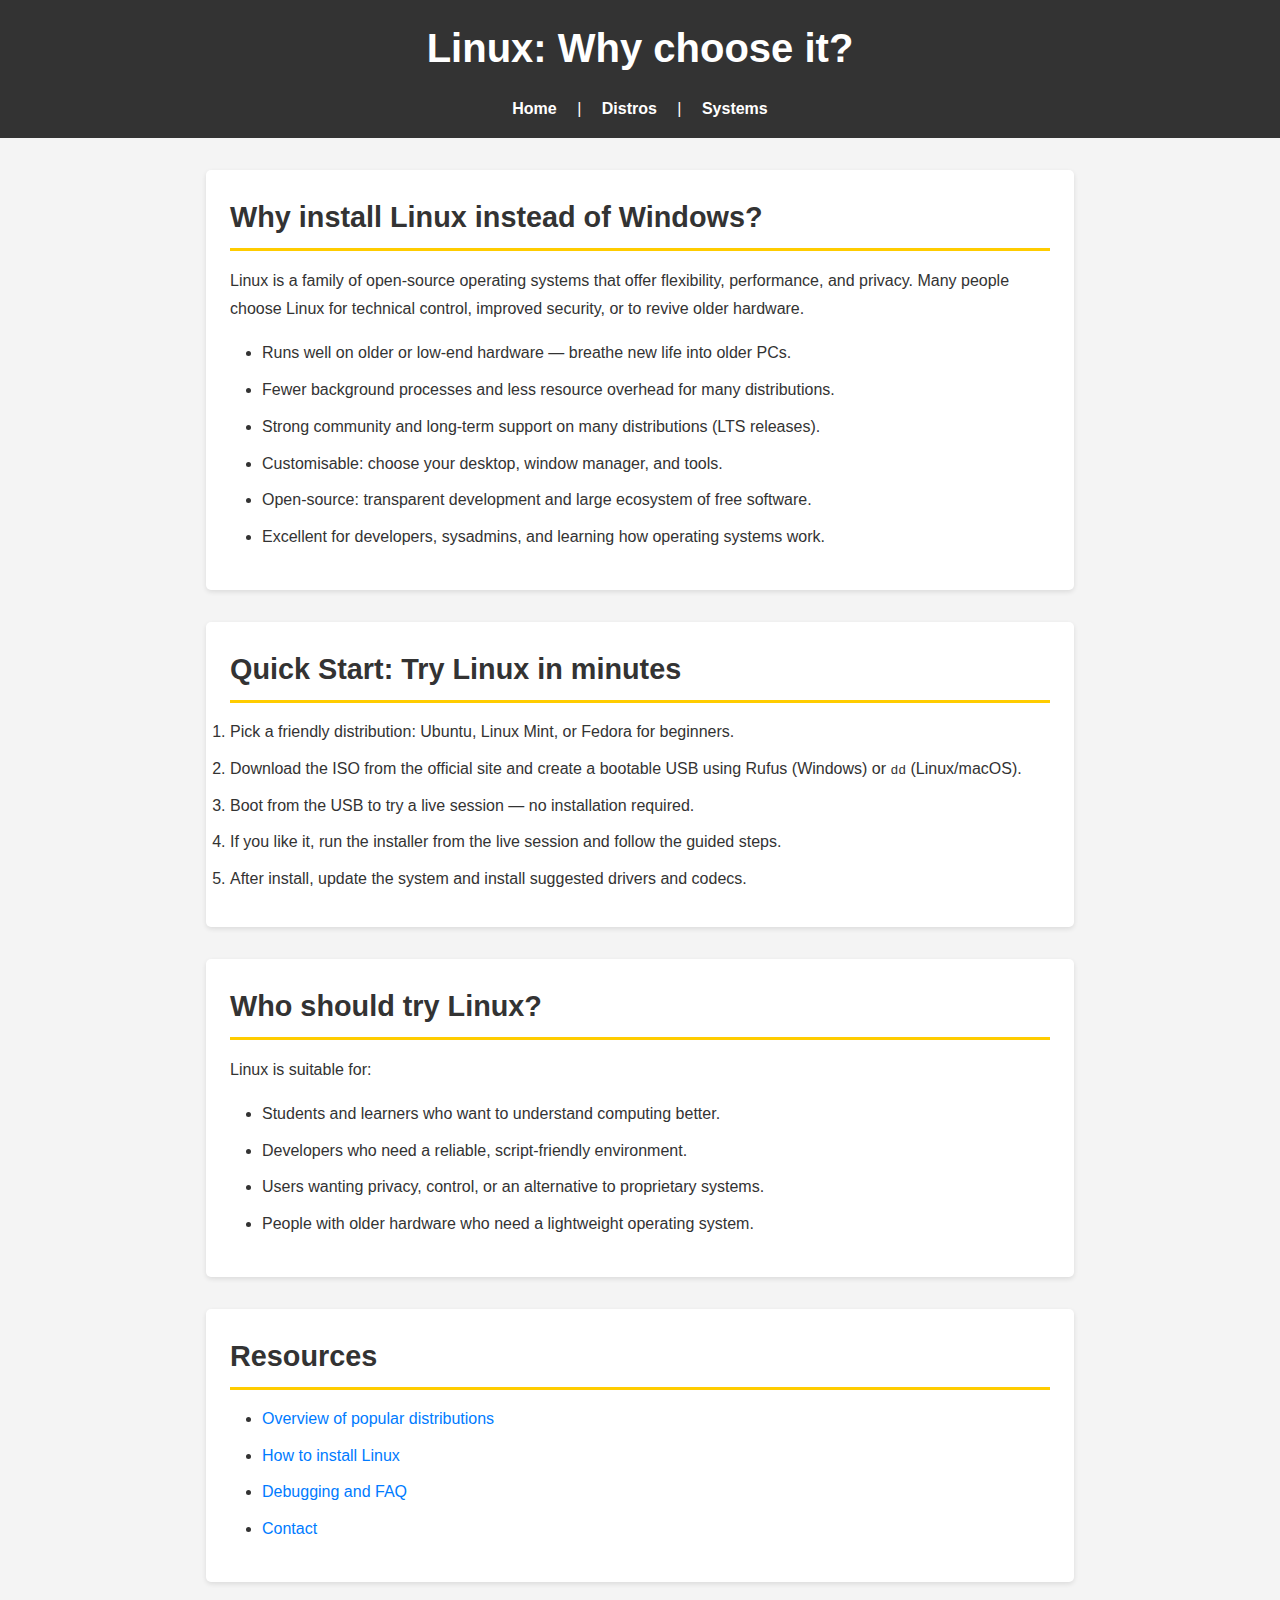
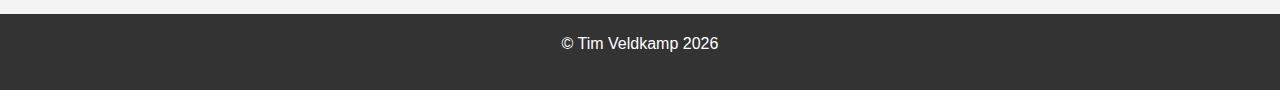
<file: index.html>
<!DOCTYPE html>
<html>
    <head>
        <meta charset="utf-8">
        <title>Home | Linux</title>
        <link rel="stylesheet" href="styles/index.css">
    </head>
    <body>
        <header>
            <h1>Linux: Why choose it?</h1>
            <nav>
                <a href="index.html">Home</a> |
                <a href="distros.html">Distros</a> |
                <a href="systems.html">Systems</a>
            </nav>
        </header>

        <main>
            <section>
                <h2>Why install Linux instead of Windows?</h2>
                <p>Linux is a family of open-source operating systems that offer flexibility, performance, and privacy. Many people choose Linux for technical control, improved security, or to revive older hardware.</p>
                <ul>
                    <li>Runs well on older or low-end hardware — breathe new life into older PCs.</li>
                    <li>Fewer background processes and less resource overhead for many distributions.</li>
                    <li>Strong community and long-term support on many distributions (LTS releases).</li>
                    <li>Customisable: choose your desktop, window manager, and tools.</li>
                    <li>Open-source: transparent development and large ecosystem of free software.</li>
                    <li>Excellent for developers, sysadmins, and learning how operating systems work.</li>
                </ul>
            </section>

            <section>
                <h2>Quick Start: Try Linux in minutes</h2>
                <ol>
                    <li>Pick a friendly distribution: Ubuntu, Linux Mint, or Fedora for beginners.</li>
                    <li>Download the ISO from the official site and create a bootable USB using Rufus (Windows) or <code>dd</code> (Linux/macOS).</li>
                    <li>Boot from the USB to try a live session — no installation required.</li>
                    <li>If you like it, run the installer from the live session and follow the guided steps.</li>
                    <li>After install, update the system and install suggested drivers and codecs.</li>
                </ol>
            </section>

            <section>
                <h2>Who should try Linux?</h2>
                <p>Linux is suitable for:</p>
                <ul>
                    <li>Students and learners who want to understand computing better.</li>
                    <li>Developers who need a reliable, script-friendly environment.</li>
                    <li>Users wanting privacy, control, or an alternative to proprietary systems.</li>
                    <li>People with older hardware who need a lightweight operating system.</li>
                </ul>
            </section>

            <section>
                <h2>Resources</h2>
                <ul>
                    <li><a href="distros.html">Overview of popular distributions</a></li>
                    <li><a href="installing.html">How to install Linux</a></li>
                    <li><a href="debugging.html">Debugging and FAQ</a></li>
                    <li><a href="contact.html">Contact</a></li>
                </ul>
            </section>
        </main>

        <footer>
            <p>&copy; Tim Veldkamp <span id="demo"></span></p>
        </footer>
        <script src="js/year.js"></script>
    </body>
</html>
</file>
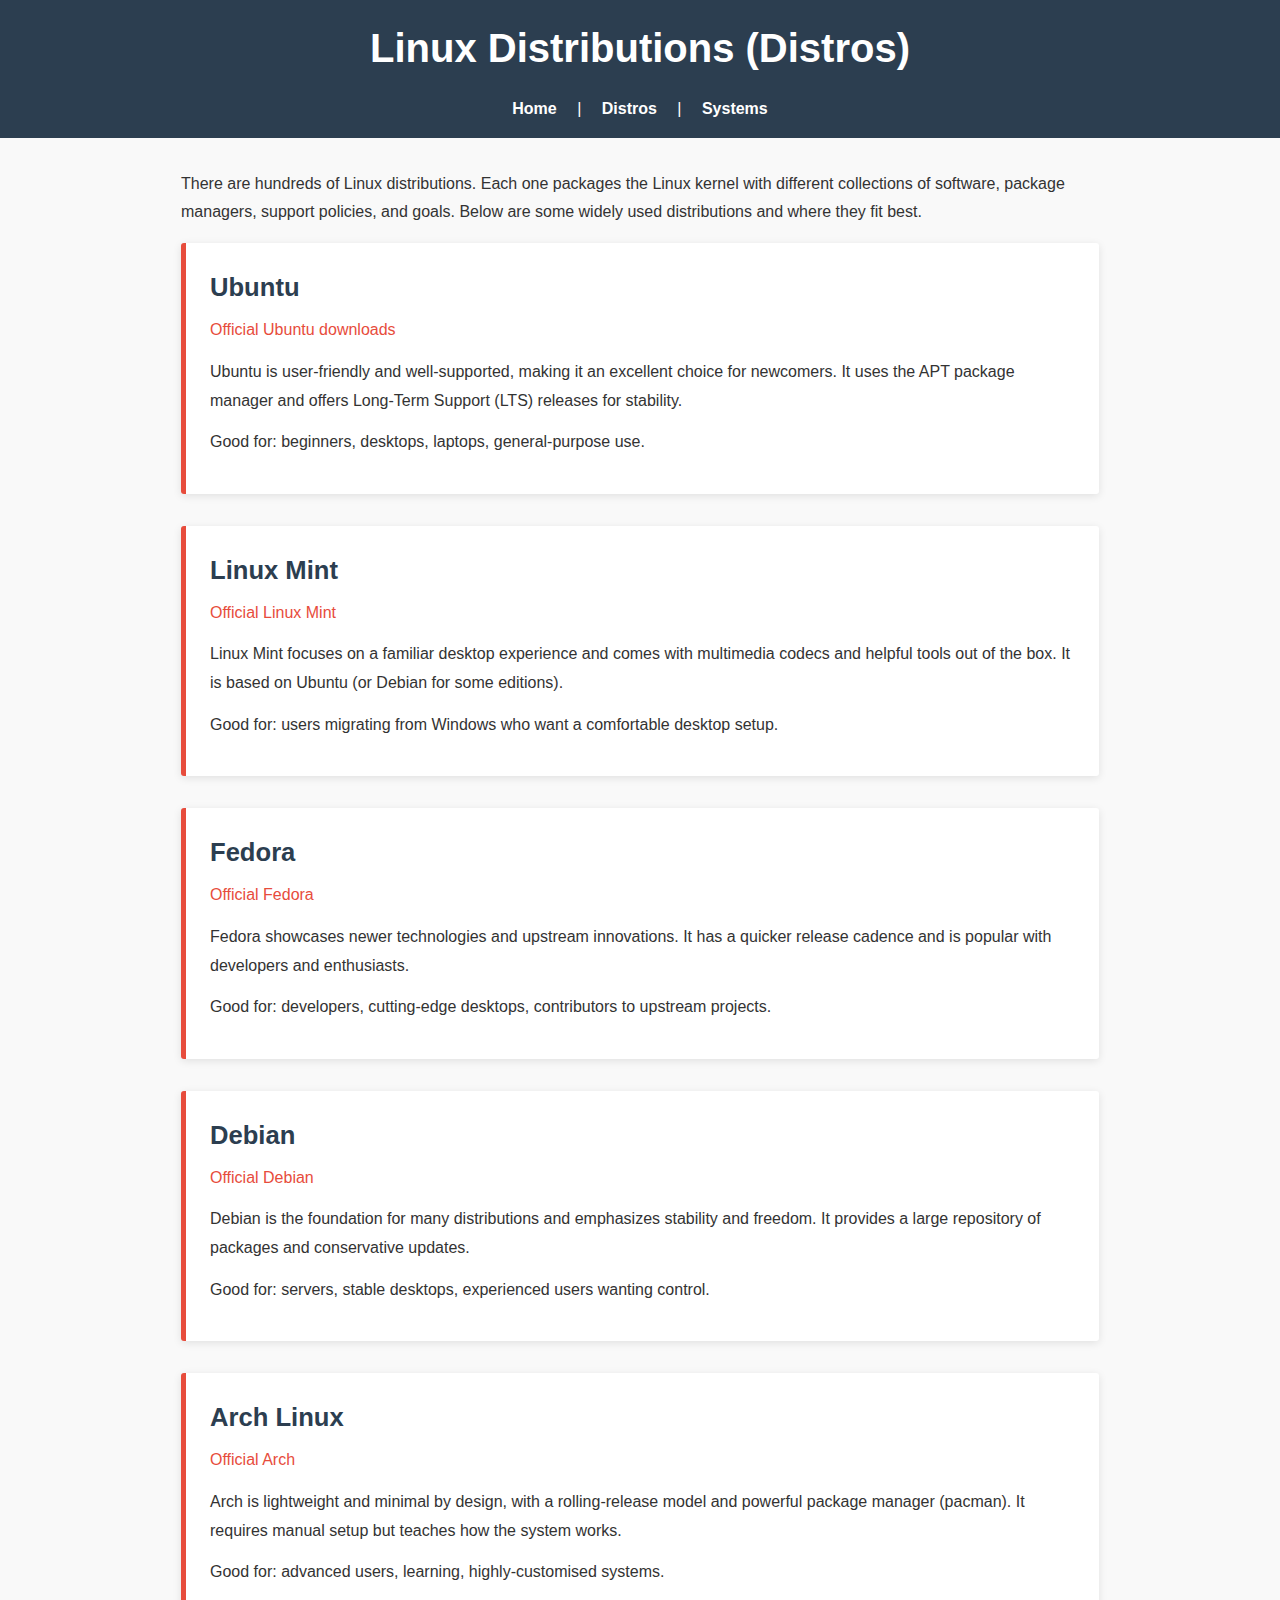
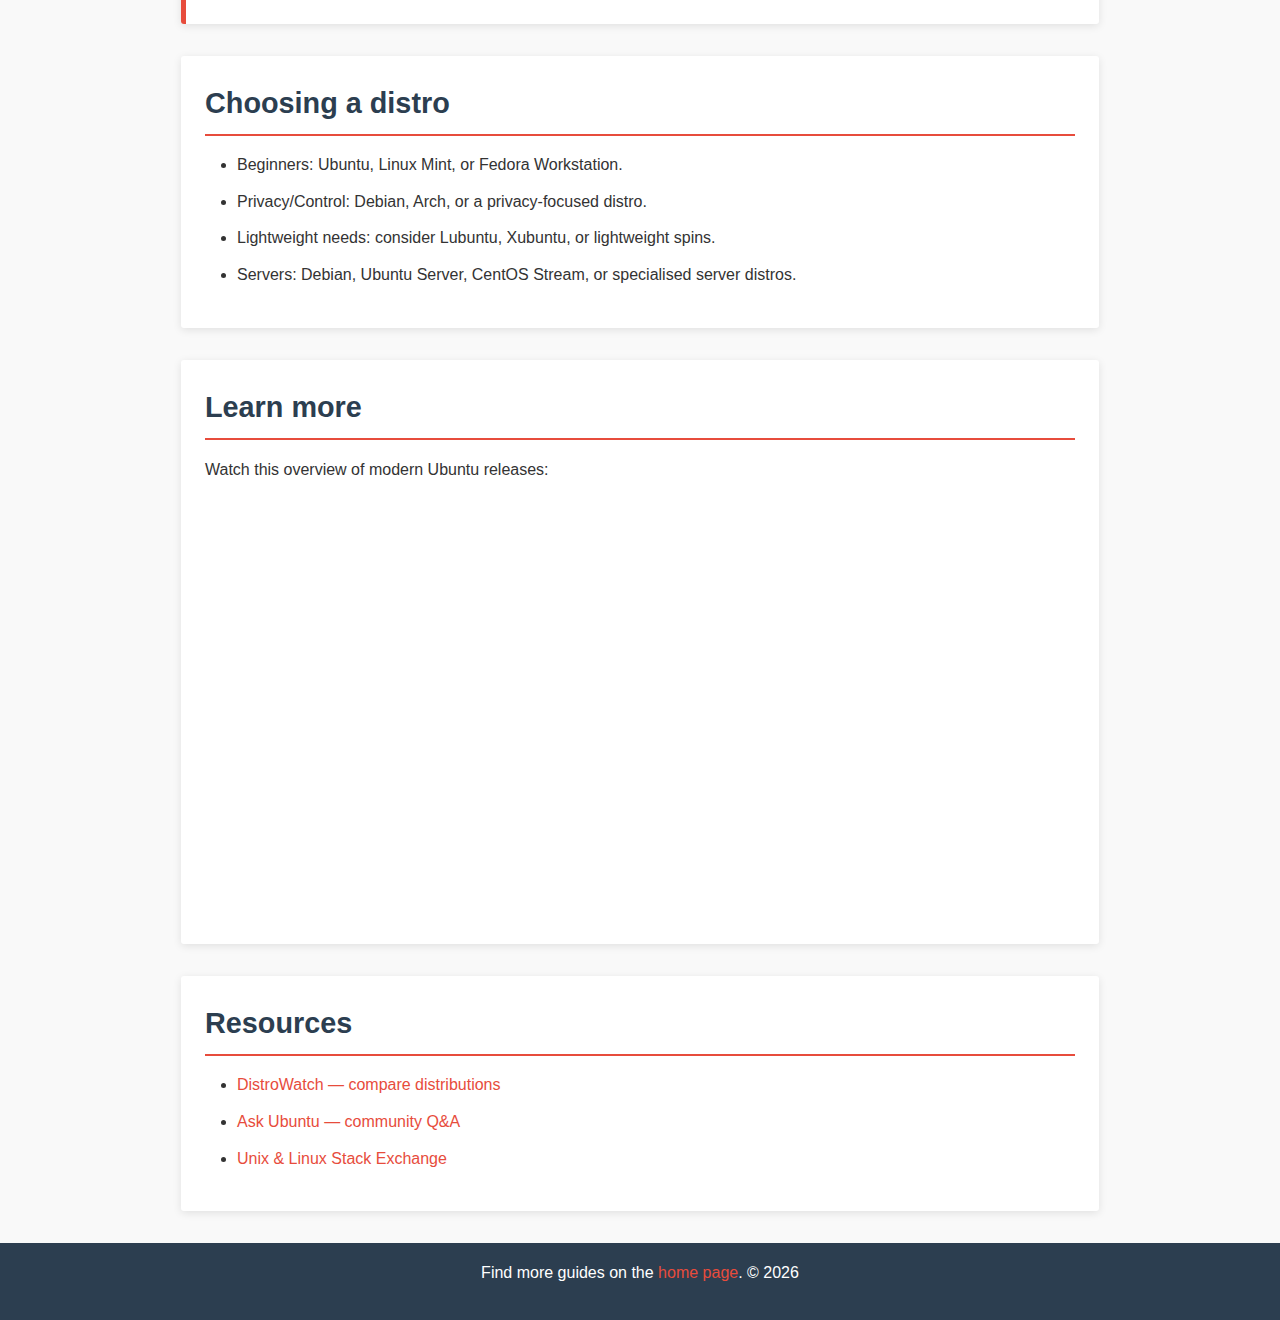
<file: distros.html>
<!DOCTYPE html>
<html>
    <head>
        <meta charset="utf-8">
        <title>Distros | Linux</title>
        <link rel="stylesheet" href="styles/distros.css">
    </head>
    <body>
        <header>
            <h1>Linux Distributions (Distros)</h1>
            <nav>
                <a href="index.html">Home</a> |
                <a href="distros.html">Distros</a> |
                <a href="systems.html">Systems</a>
            </nav>
        </header>

        <main>
            <p>There are hundreds of Linux distributions. Each one packages the Linux kernel with different collections of software, package managers, support policies, and goals. Below are some widely used distributions and where they fit best.</p>

            <article>
                <h2>Ubuntu</h2>
                <p><a href="https://ubuntu.com/download/desktop">Official Ubuntu downloads</a></p>
                <p>Ubuntu is user-friendly and well-supported, making it an excellent choice for newcomers. It uses the APT package manager and offers Long-Term Support (LTS) releases for stability.</p>
                <p>Good for: beginners, desktops, laptops, general-purpose use.</p>
            </article>

            <article>
                <h2>Linux Mint</h2>
                <p><a href="https://linuxmint.com/">Official Linux Mint</a></p>
                <p>Linux Mint focuses on a familiar desktop experience and comes with multimedia codecs and helpful tools out of the box. It is based on Ubuntu (or Debian for some editions).</p>
                <p>Good for: users migrating from Windows who want a comfortable desktop setup.</p>
            </article>

            <article>
                <h2>Fedora</h2>
                <p><a href="https://getfedora.org/">Official Fedora</a></p>
                <p>Fedora showcases newer technologies and upstream innovations. It has a quicker release cadence and is popular with developers and enthusiasts.</p>
                <p>Good for: developers, cutting-edge desktops, contributors to upstream projects.</p>
            </article>

            <article>
                <h2>Debian</h2>
                <p><a href="https://www.debian.org/">Official Debian</a></p>
                <p>Debian is the foundation for many distributions and emphasizes stability and freedom. It provides a large repository of packages and conservative updates.</p>
                <p>Good for: servers, stable desktops, experienced users wanting control.</p>
            </article>

            <article>
                <h2>Arch Linux</h2>
                <p><a href="https://archlinux.org/">Official Arch</a></p>
                <p>Arch is lightweight and minimal by design, with a rolling-release model and powerful package manager (pacman). It requires manual setup but teaches how the system works.</p>
                <p>Good for: advanced users, learning, highly-customised systems.</p>
            </article>

            <section>
                <h2>Choosing a distro</h2>
                <ul>
                    <li>Beginners: Ubuntu, Linux Mint, or Fedora Workstation.</li>
                    <li>Privacy/Control: Debian, Arch, or a privacy-focused distro.</li>
                    <li>Lightweight needs: consider Lubuntu, Xubuntu, or lightweight spins.</li>
                    <li>Servers: Debian, Ubuntu Server, CentOS Stream, or specialised server distros.</li>
                </ul>
            </section>

            <section>
                <h2>Learn more</h2>
                <p>Watch this overview of modern Ubuntu releases:</p>
                <iframe width="675" height="380" src="https://www.youtube.com/embed/q5yM4ZYwB_s" title="Ubuntu 24.04 LTS Noble Numbat | 20 years of Ubuntu" frameborder="0" allow="accelerometer; autoplay; clipboard-write; encrypted-media; gyroscope; picture-in-picture; web-share" referrerpolicy="strict-origin-when-cross-origin" allowfullscreen></iframe>
            </section>

            <section>
                <h2>Resources</h2>
                <ul>
                    <li><a href="https://distrowatch.com/">DistroWatch — compare distributions</a></li>
                    <li><a href="https://askubuntu.com/">Ask Ubuntu — community Q&A</a></li>
                    <li><a href="https://unix.stackexchange.com/">Unix & Linux Stack Exchange</a></li>
                </ul>
            </section>
        </main>

        <footer>
            <p>Find more guides on the <a href="index.html">home page</a>. &copy; <span id="demo"></span></p>
        </footer>
        <script src="js/year.js"></script>
    </body>
</html>
</file>
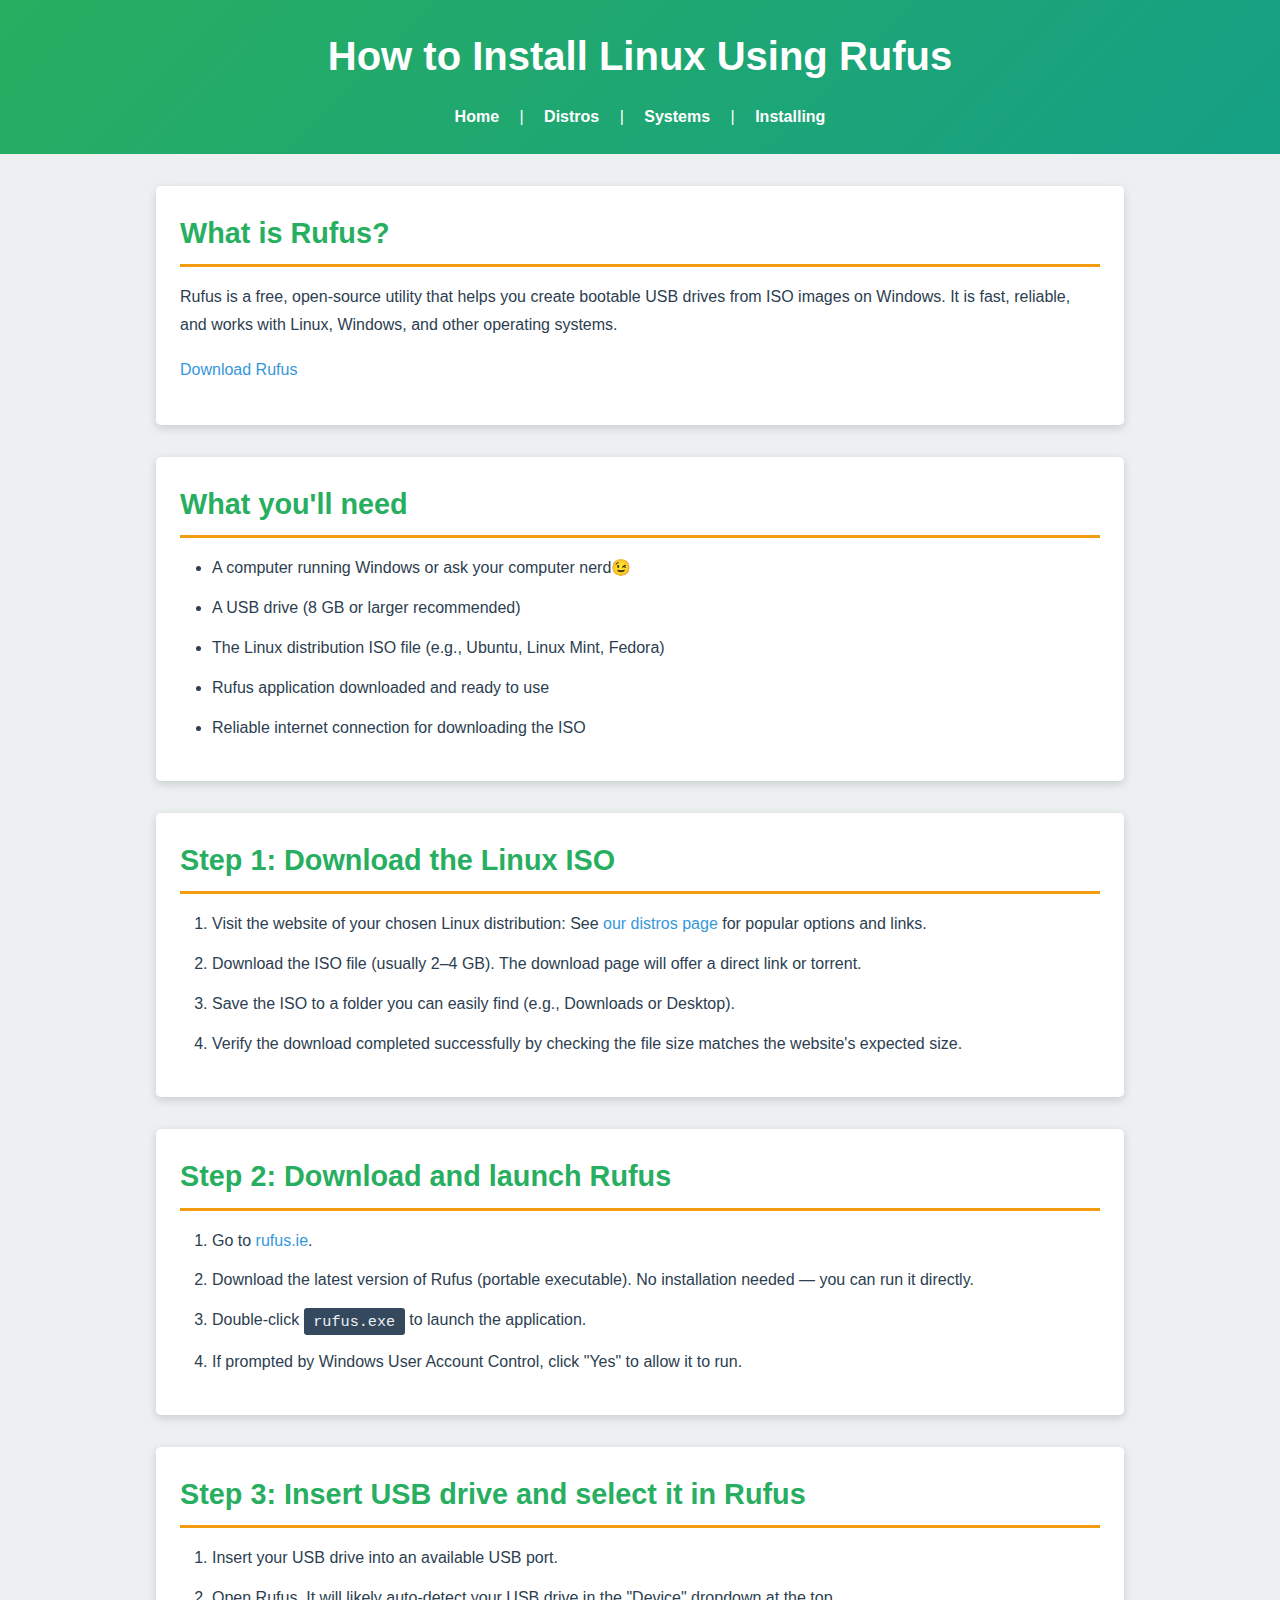
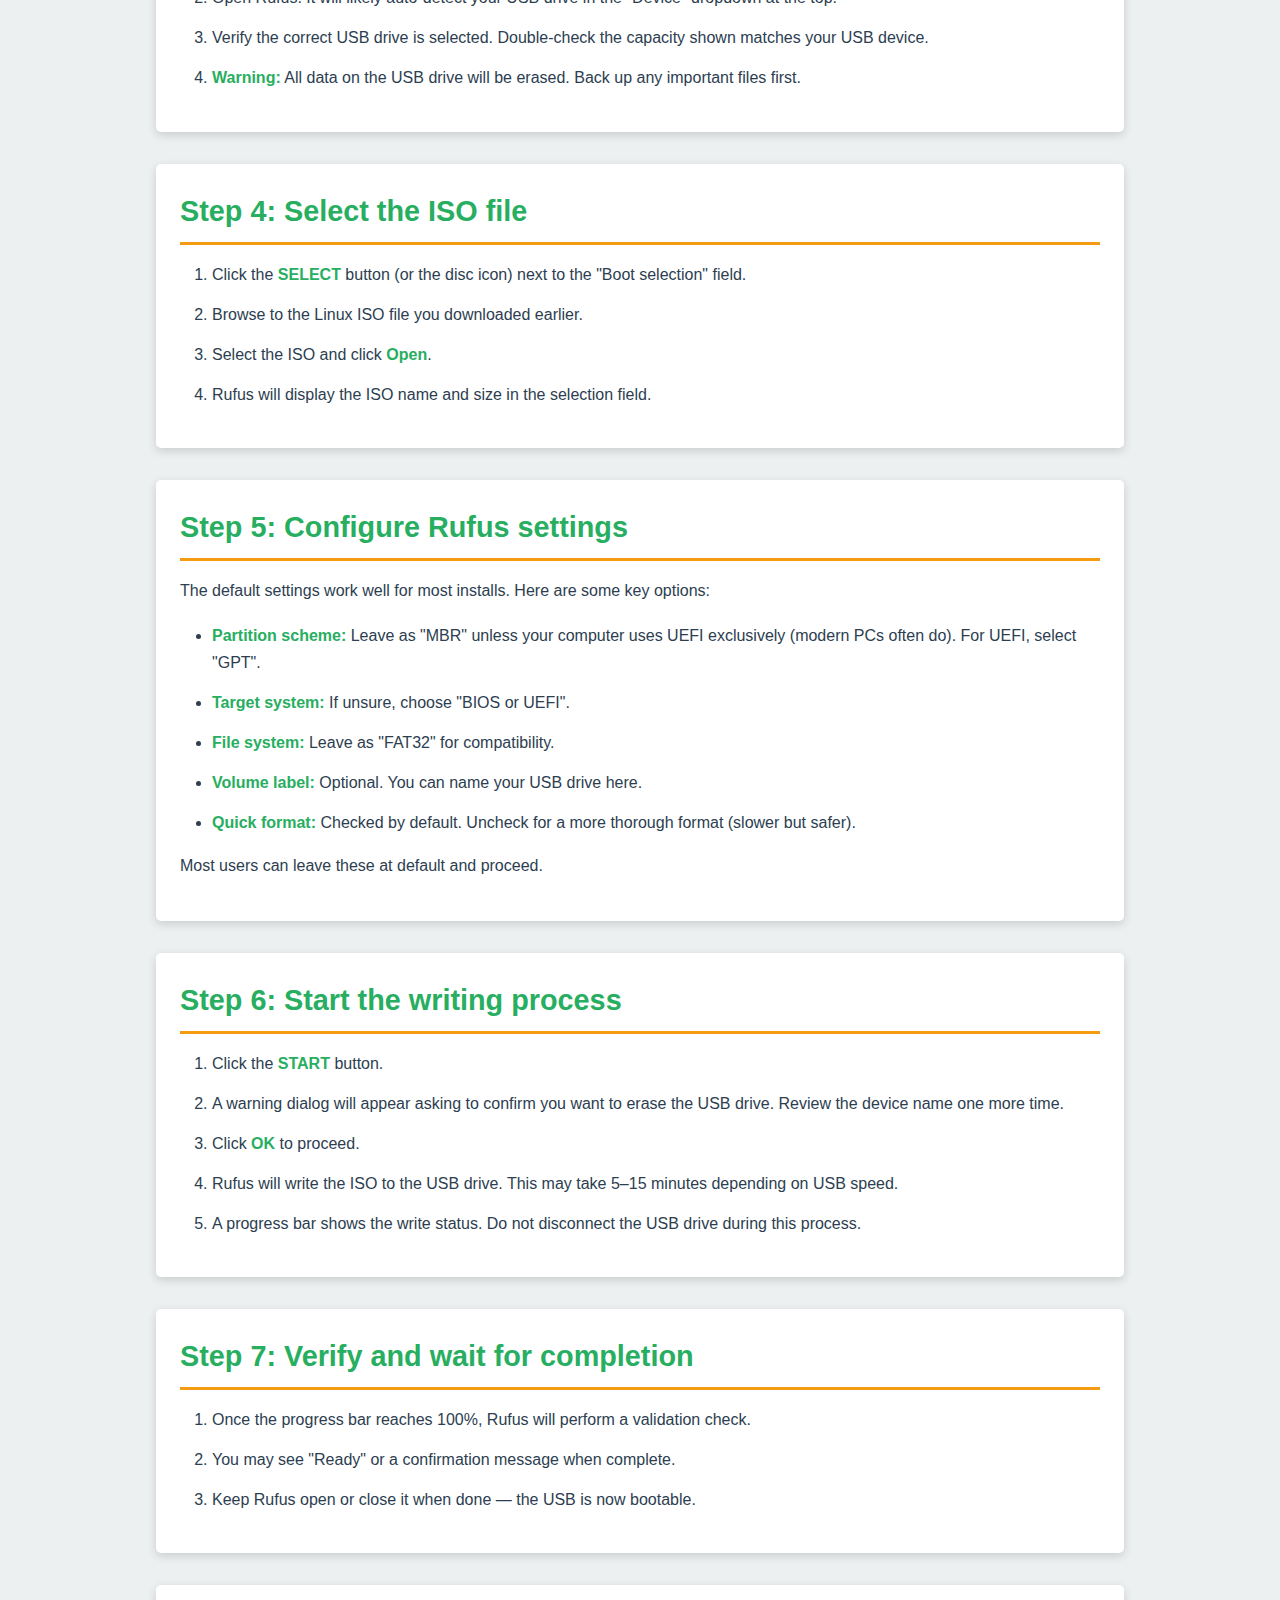
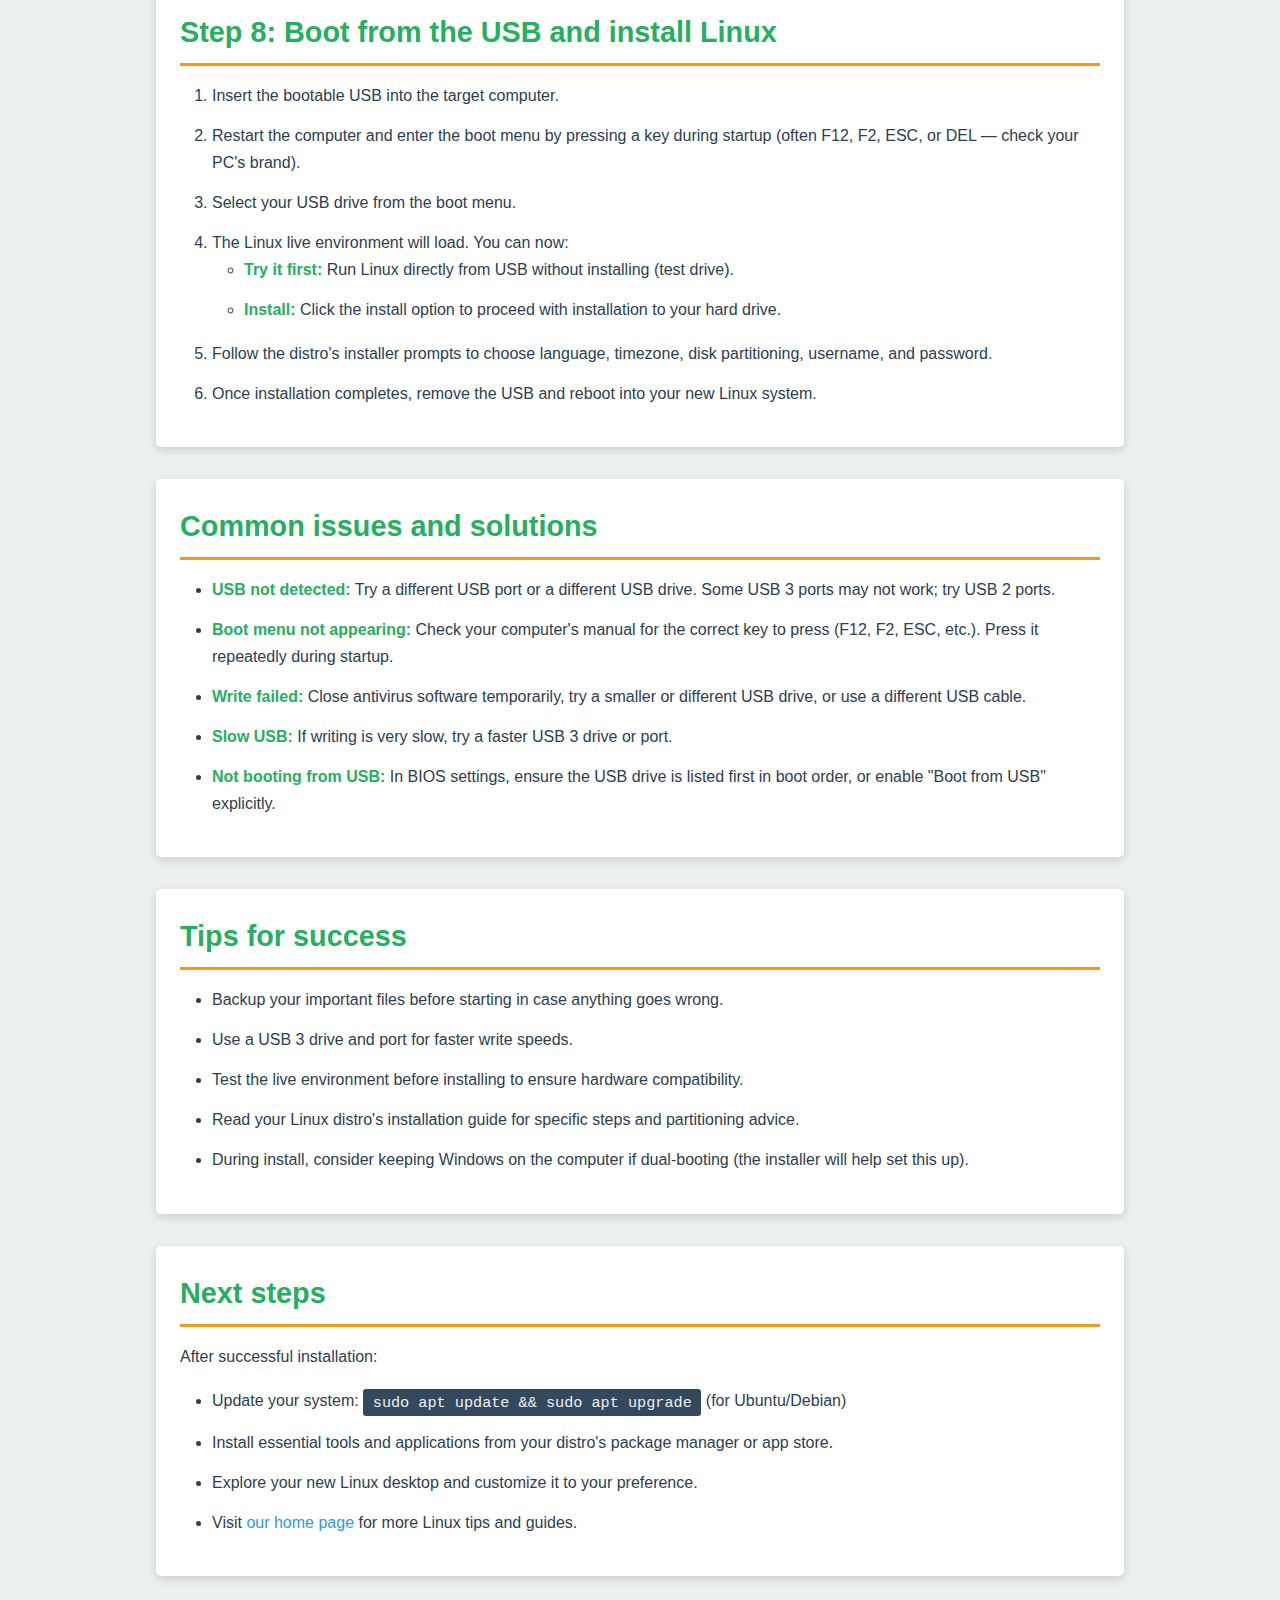
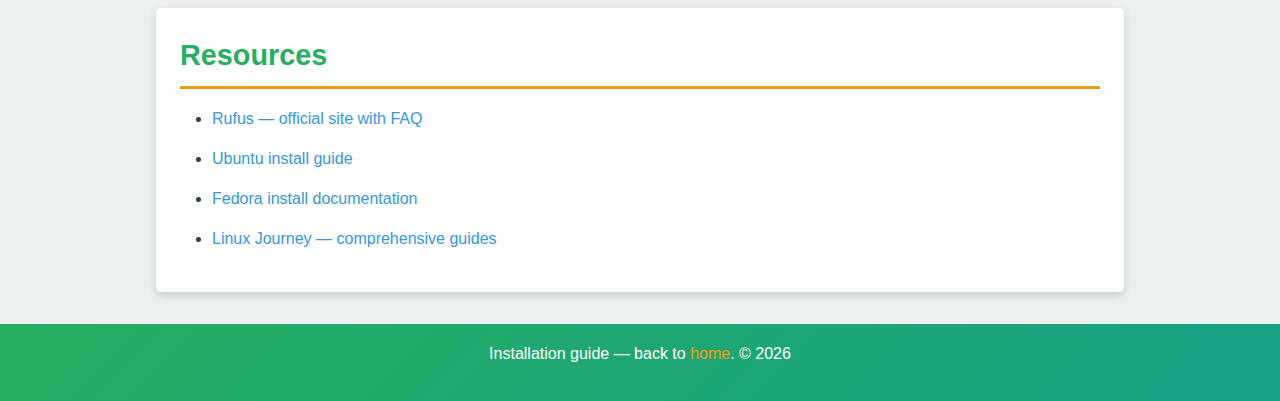
<file: installing.html>
<!DOCTYPE html>
<html>
    <head>
        <meta charset="utf-8">
        <title>Installing Linux with Rufus</title>
        <link rel="stylesheet" href="styles/installing.css">
    </head>
    <body>
        <header>
            <h1>How to Install Linux Using Rufus</h1>
            <nav>
                <a href="index.html">Home</a> |
                <a href="distros.html">Distros</a> |
                <a href="systems.html">Systems</a> |
                <a href="installing.html">Installing</a>
            </nav>
        </header>

        <main>
            <section>
                <h2>What is Rufus?</h2>
                <p>Rufus is a free, open-source utility that helps you create bootable USB drives from ISO images on Windows. It is fast, reliable, and works with Linux, Windows, and other operating systems.</p>
                <p><a href="https://rufus.ie/en/#download">Download Rufus</a></p>
            </section>

            <section>
                <h2>What you'll need</h2>
                <ul>
                    <li>A computer running Windows or ask your computer nerd&#128521</li>
                    <li>A USB drive (8 GB or larger recommended)</li>
                    <li>The Linux distribution ISO file (e.g., Ubuntu, Linux Mint, Fedora)</li>
                    <li>Rufus application downloaded and ready to use</li>
                    <li>Reliable internet connection for downloading the ISO</li>
                </ul>
            </section>

            <section>
                <h2>Step 1: Download the Linux ISO</h2>
                <ol>
                    <li>Visit the website of your chosen Linux distribution:
                        See <a href="distros.html">our distros page</a> for popular options and links.
                        
                    </li>
                    <li>Download the ISO file (usually 2–4 GB). The download page will offer a direct link or torrent.</li>
                    <li>Save the ISO to a folder you can easily find (e.g., Downloads or Desktop).</li>
                    <li>Verify the download completed successfully by checking the file size matches the website's expected size.</li>
                </ol>
            </section>

            <section>
                <h2>Step 2: Download and launch Rufus</h2>
                <ol>
                    <li>Go to <a href="https://rufus.ie/">rufus.ie</a>.</li>
                    <li>Download the latest version of Rufus (portable executable). No installation needed — you can run it directly.</li>
                    <li>Double-click <code>rufus.exe</code> to launch the application.</li>
                    <li>If prompted by Windows User Account Control, click "Yes" to allow it to run.</li>
                </ol>
            </section>

            <section>
                <h2>Step 3: Insert USB drive and select it in Rufus</h2>
                <ol>
                    <li>Insert your USB drive into an available USB port.</li>
                    <li>Open Rufus. It will likely auto-detect your USB drive in the "Device" dropdown at the top.</li>
                    <li>Verify the correct USB drive is selected. Double-check the capacity shown matches your USB device.</li>
                    <li><strong>Warning:</strong> All data on the USB drive will be erased. Back up any important files first.</li>
                </ol>
            </section>

            <section>
                <h2>Step 4: Select the ISO file</h2>
                <ol>
                    <li>Click the <strong>SELECT</strong> button (or the disc icon) next to the "Boot selection" field.</li>
                    <li>Browse to the Linux ISO file you downloaded earlier.</li>
                    <li>Select the ISO and click <strong>Open</strong>.</li>
                    <li>Rufus will display the ISO name and size in the selection field.</li>
                </ol>
            </section>

            <section>
                <h2>Step 5: Configure Rufus settings</h2>
                <p>The default settings work well for most installs. Here are some key options:</p>
                <ul>
                    <li><strong>Partition scheme:</strong> Leave as "MBR" unless your computer uses UEFI exclusively (modern PCs often do). For UEFI, select "GPT".</li>
                    <li><strong>Target system:</strong> If unsure, choose "BIOS or UEFI".</li>
                    <li><strong>File system:</strong> Leave as "FAT32" for compatibility.</li>
                    <li><strong>Volume label:</strong> Optional. You can name your USB drive here.</li>
                    <li><strong>Quick format:</strong> Checked by default. Uncheck for a more thorough format (slower but safer).</li>
                </ul>
                <p>Most users can leave these at default and proceed.</p>
            </section>

            <section>
                <h2>Step 6: Start the writing process</h2>
                <ol>
                    <li>Click the <strong>START</strong> button.</li>
                    <li>A warning dialog will appear asking to confirm you want to erase the USB drive. Review the device name one more time.</li>
                    <li>Click <strong>OK</strong> to proceed.</li>
                    <li>Rufus will write the ISO to the USB drive. This may take 5–15 minutes depending on USB speed.</li>
                    <li>A progress bar shows the write status. Do not disconnect the USB drive during this process.</li>
                </ol>
            </section>

            <section>
                <h2>Step 7: Verify and wait for completion</h2>
                <ol>
                    <li>Once the progress bar reaches 100%, Rufus will perform a validation check.</li>
                    <li>You may see "Ready" or a confirmation message when complete.</li>
                    <li>Keep Rufus open or close it when done — the USB is now bootable.</li>
                </ol>
            </section>

            <section>
                <h2>Step 8: Boot from the USB and install Linux</h2>
                <ol>
                    <li>Insert the bootable USB into the target computer.</li>
                    <li>Restart the computer and enter the boot menu by pressing a key during startup (often F12, F2, ESC, or DEL — check your PC's brand).</li>
                    <li>Select your USB drive from the boot menu.</li>
                    <li>The Linux live environment will load. You can now:
                        <ul>
                            <li><strong>Try it first:</strong> Run Linux directly from USB without installing (test drive).</li>
                            <li><strong>Install:</strong> Click the install option to proceed with installation to your hard drive.</li>
                        </ul>
                    </li>
                    <li>Follow the distro's installer prompts to choose language, timezone, disk partitioning, username, and password.</li>
                    <li>Once installation completes, remove the USB and reboot into your new Linux system.</li>
                </ol>
            </section>

            <section>
                <h2>Common issues and solutions</h2>
                <ul>
                    <li><strong>USB not detected:</strong> Try a different USB port or a different USB drive. Some USB 3 ports may not work; try USB 2 ports.</li>
                    <li><strong>Boot menu not appearing:</strong> Check your computer's manual for the correct key to press (F12, F2, ESC, etc.). Press it repeatedly during startup.</li>
                    <li><strong>Write failed:</strong> Close antivirus software temporarily, try a smaller or different USB drive, or use a different USB cable.</li>
                    <li><strong>Slow USB:</strong> If writing is very slow, try a faster USB 3 drive or port.</li>
                    <li><strong>Not booting from USB:</strong> In BIOS settings, ensure the USB drive is listed first in boot order, or enable "Boot from USB" explicitly.</li>
                </ul>
            </section>

            <section>
                <h2>Tips for success</h2>
                <ul>
                    <li>Backup your important files before starting in case anything goes wrong.</li>
                    <li>Use a USB 3 drive and port for faster write speeds.</li>
                    <li>Test the live environment before installing to ensure hardware compatibility.</li>
                    <li>Read your Linux distro's installation guide for specific steps and partitioning advice.</li>
                    <li>During install, consider keeping Windows on the computer if dual-booting (the installer will help set this up).</li>
                </ul>
            </section>

            <section>
                <h2>Next steps</h2>
                <p>After successful installation:</p>
                <ul>
                    <li>Update your system: <code>sudo apt update && sudo apt upgrade</code> (for Ubuntu/Debian)</li>
                    <li>Install essential tools and applications from your distro's package manager or app store.</li>
                    <li>Explore your new Linux desktop and customize it to your preference.</li>
                    <li>Visit <a href="index.html">our home page</a> for more Linux tips and guides.</li>
                </ul>
            </section>

            <section>
                <h2>Resources</h2>
                <ul>
                    <li><a href="https://rufus.ie/">Rufus — official site with FAQ</a></li>
                    <li><a href="https://ubuntu.com/tutorials/install-ubuntu-desktop">Ubuntu install guide</a></li>
                    <li><a href="https://docs.fedoraproject.org/en-US/fedora/latest/install-guide/">Fedora install documentation</a></li>
                    <li><a href="https://linuxjourney.com/">Linux Journey — comprehensive guides</a></li>
                </ul>
            </section>
        </main>

        <footer>
            <p>Installation guide — back to <a href="index.html">home</a>. &copy; <span id="demo"></span></p>
        </footer>
        <script src="js/year.js"></script>
    </body>
</html>
</file>
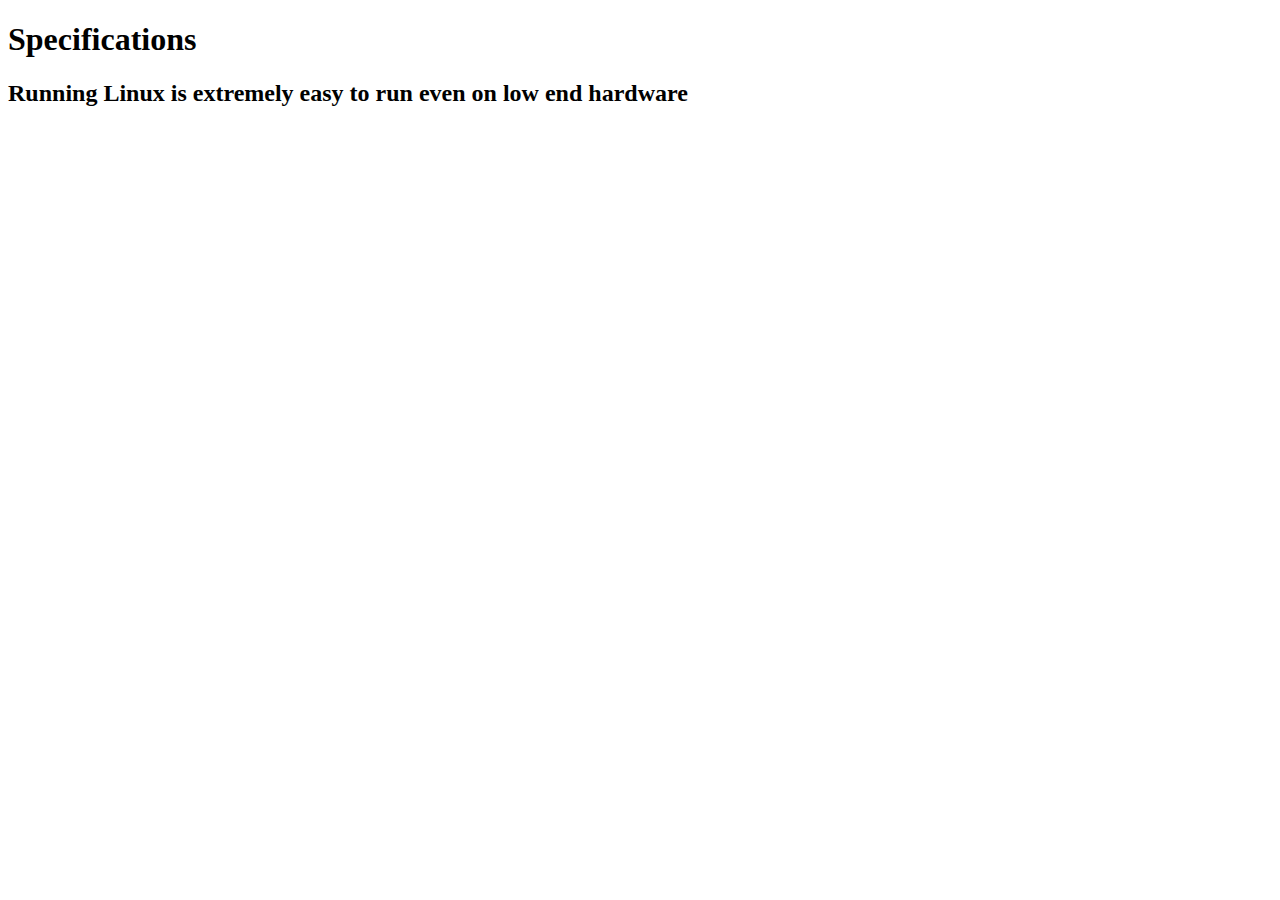
<file: systems.html>
<!DOCTYPE html>
<html>
    <head>
        <meta charset="utf-8">
        <title>Specs | Linux</title>
    </head>
    <body>
        <h1>Specifications</h1>
        <h2> Running Linux is extremely easy to run even on low end hardware </h2>
    </body>
</html>
</file>
<file: styles/index.css>
* {
    margin: 0;
    padding: 0;
    box-sizing: border-box;
}

body {
    font-family: Arial, sans-serif;
    line-height: 1.6;
    color: #333;
    background-color: #f4f4f4;
}

header {
    background-color: #333;
    color: white;
    padding: 1rem 2rem;
    text-align: center;
}

header h1 {
    margin-bottom: 0.5rem;
    font-size: 2.5rem;
}

nav {
    margin-top: 1rem;
}

nav a {
    color: white;
    text-decoration: none;
    margin: 0 1rem;
    transition: color 0.3s;
    font-weight: bold;
}

nav a:hover {
    color: #ffcc00;
}

main {
    max-width: 900px;
    margin: 2rem auto;
    padding: 0 1rem;
}

section {
    background-color: white;
    margin-bottom: 2rem;
    padding: 1.5rem;
    border-radius: 5px;
    box-shadow: 0 2px 5px rgba(0, 0, 0, 0.1);
}

h2 {
    color: #333;
    margin-bottom: 1rem;
    border-bottom: 3px solid #ffcc00;
    padding-bottom: 0.5rem;
    font-size: 1.8rem;
}

p {
    margin-bottom: 1rem;
    line-height: 1.8;
}

ul {
    margin-left: 2rem;
    margin-bottom: 1rem;
}

li {
    margin-bottom: 0.7rem;
}

a {
    color: #007bff;
    text-decoration: none;
    transition: color 0.3s;
}

a:hover {
    color: #0056b3;
    text-decoration: underline;
}

footer {
    background-color: #333;
    color: white;
    text-align: center;
    padding: 1rem;
    margin-top: 2rem;
}

footer a {
    color: #ffcc00;
}

footer a:hover {
    text-decoration: underline;
}
</file>
<file: styles/distros.css>
* {
    margin: 0;
    padding: 0;
    box-sizing: border-box;
}

body {
    font-family: Arial, sans-serif;
    line-height: 1.6;
    color: #333;
    background-color: #f9f9f9;
}

header {
    background-color: #2c3e50;
    color: white;
    padding: 1rem 2rem;
    text-align: center;
}

header h1 {
    margin-bottom: 0.5rem;
    font-size: 2.5rem;
}

nav {
    margin-top: 1rem;
}

nav a {
    color: white;
    text-decoration: none;
    margin: 0 1rem;
    transition: color 0.3s;
    font-weight: bold;
}

nav a:hover {
    color: #e74c3c;
}

main {
    max-width: 950px;
    margin: 2rem auto;
    padding: 0 1rem;
}

p {
    margin-bottom: 1rem;
    line-height: 1.8;
}

article {
    background-color: white;
    margin-bottom: 2rem;
    padding: 1.5rem;
    border-left: 5px solid #e74c3c;
    border-radius: 3px;
    box-shadow: 0 2px 8px rgba(0, 0, 0, 0.1);
}

article h2 {
    color: #2c3e50;
    margin-bottom: 0.5rem;
    font-size: 1.6rem;
}

article p {
    margin-bottom: 0.8rem;
}

section {
    background-color: white;
    margin-bottom: 2rem;
    padding: 1.5rem;
    border-radius: 3px;
    box-shadow: 0 2px 8px rgba(0, 0, 0, 0.1);
}

section h2 {
    color: #2c3e50;
    margin-bottom: 1rem;
    border-bottom: 2px solid #e74c3c;
    padding-bottom: 0.5rem;
    font-size: 1.8rem;
}

ul {
    margin-left: 2rem;
    margin-bottom: 1rem;
}

li {
    margin-bottom: 0.7rem;
}

a {
    color: #e74c3c;
    text-decoration: none;
    transition: color 0.3s;
}

a:hover {
    color: #c0392b;
    text-decoration: underline;
}

iframe {
    max-width: 100%;
    margin: 1rem 0;
    border-radius: 5px;
}

footer {
    background-color: #2c3e50;
    color: white;
    text-align: center;
    padding: 1rem;
    margin-top: 2rem;
}

footer a {
    color: #e74c3c;
}

footer a:hover {
    text-decoration: underline;
}
</file>
<file: styles/installing.css>
* {
    margin: 0;
    padding: 0;
    box-sizing: border-box;
}

body {
    font-family: Arial, sans-serif;
    line-height: 1.6;
    color: #2c3e50;
    background-color: #ecf0f1;
}

header {
    background: linear-gradient(135deg, #27ae60, #16a085);
    color: white;
    padding: 1.5rem 2rem;
    text-align: center;
}

header h1 {
    margin-bottom: 0.5rem;
    font-size: 2.5rem;
}

nav {
    margin-top: 1rem;
}

nav a {
    color: white;
    text-decoration: none;
    margin: 0 1rem;
    transition: color 0.3s;
    font-weight: bold;
}

nav a:hover {
    color: #f39c12;
}

main {
    max-width: 1000px;
    margin: 2rem auto;
    padding: 0 1rem;
}

section {
    background-color: white;
    margin-bottom: 2rem;
    padding: 1.5rem;
    border-radius: 5px;
    box-shadow: 0 3px 10px rgba(0, 0, 0, 0.15);
}

h2 {
    color: #27ae60;
    margin-bottom: 1rem;
    border-bottom: 3px solid #f39c12;
    padding-bottom: 0.5rem;
    font-size: 1.8rem;
}

h3 {
    color: #2c3e50;
    margin-top: 1rem;
    margin-bottom: 0.8rem;
    font-size: 1.3rem;
}

p {
    margin-bottom: 1rem;
    line-height: 1.8;
}

ol, ul {
    margin-left: 2rem;
    margin-bottom: 1rem;
}

li {
    margin-bottom: 0.8rem;
    line-height: 1.7;
}

code {
    background-color: #34495e;
    color: #ecf0f1;
    padding: 0.3rem 0.6rem;
    border-radius: 3px;
    font-family: 'Courier New', monospace;
    font-size: 0.95rem;
}

strong {
    color: #27ae60;
    font-weight: bold;
}

a {
    color: #3498db;
    text-decoration: none;
    transition: color 0.3s;
}

a:hover {
    color: #2980b9;
    text-decoration: underline;
}

footer {
    background: linear-gradient(135deg, #27ae60, #16a085);
    color: white;
    text-align: center;
    padding: 1rem;
    margin-top: 2rem;
}

footer a {
    color: #f39c12;
}

footer a:hover {
    text-decoration: underline;
}
</file>
